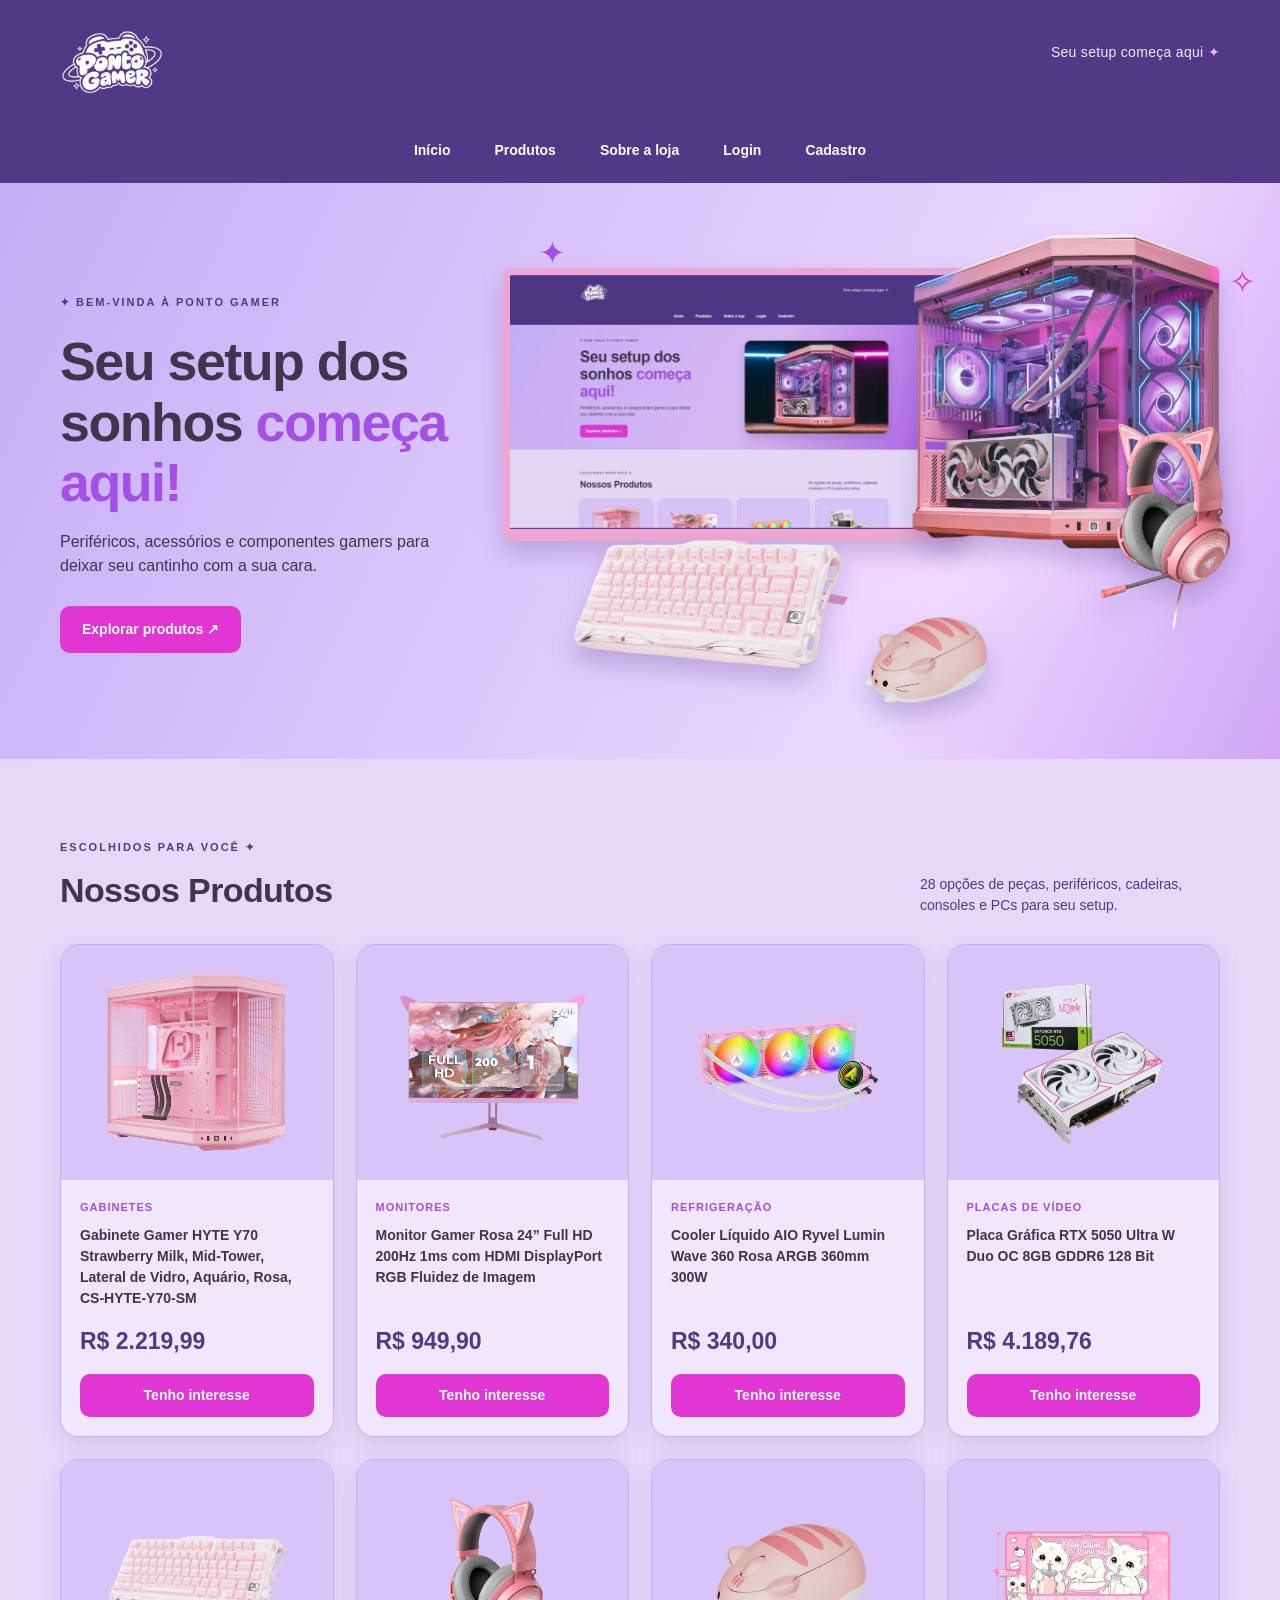
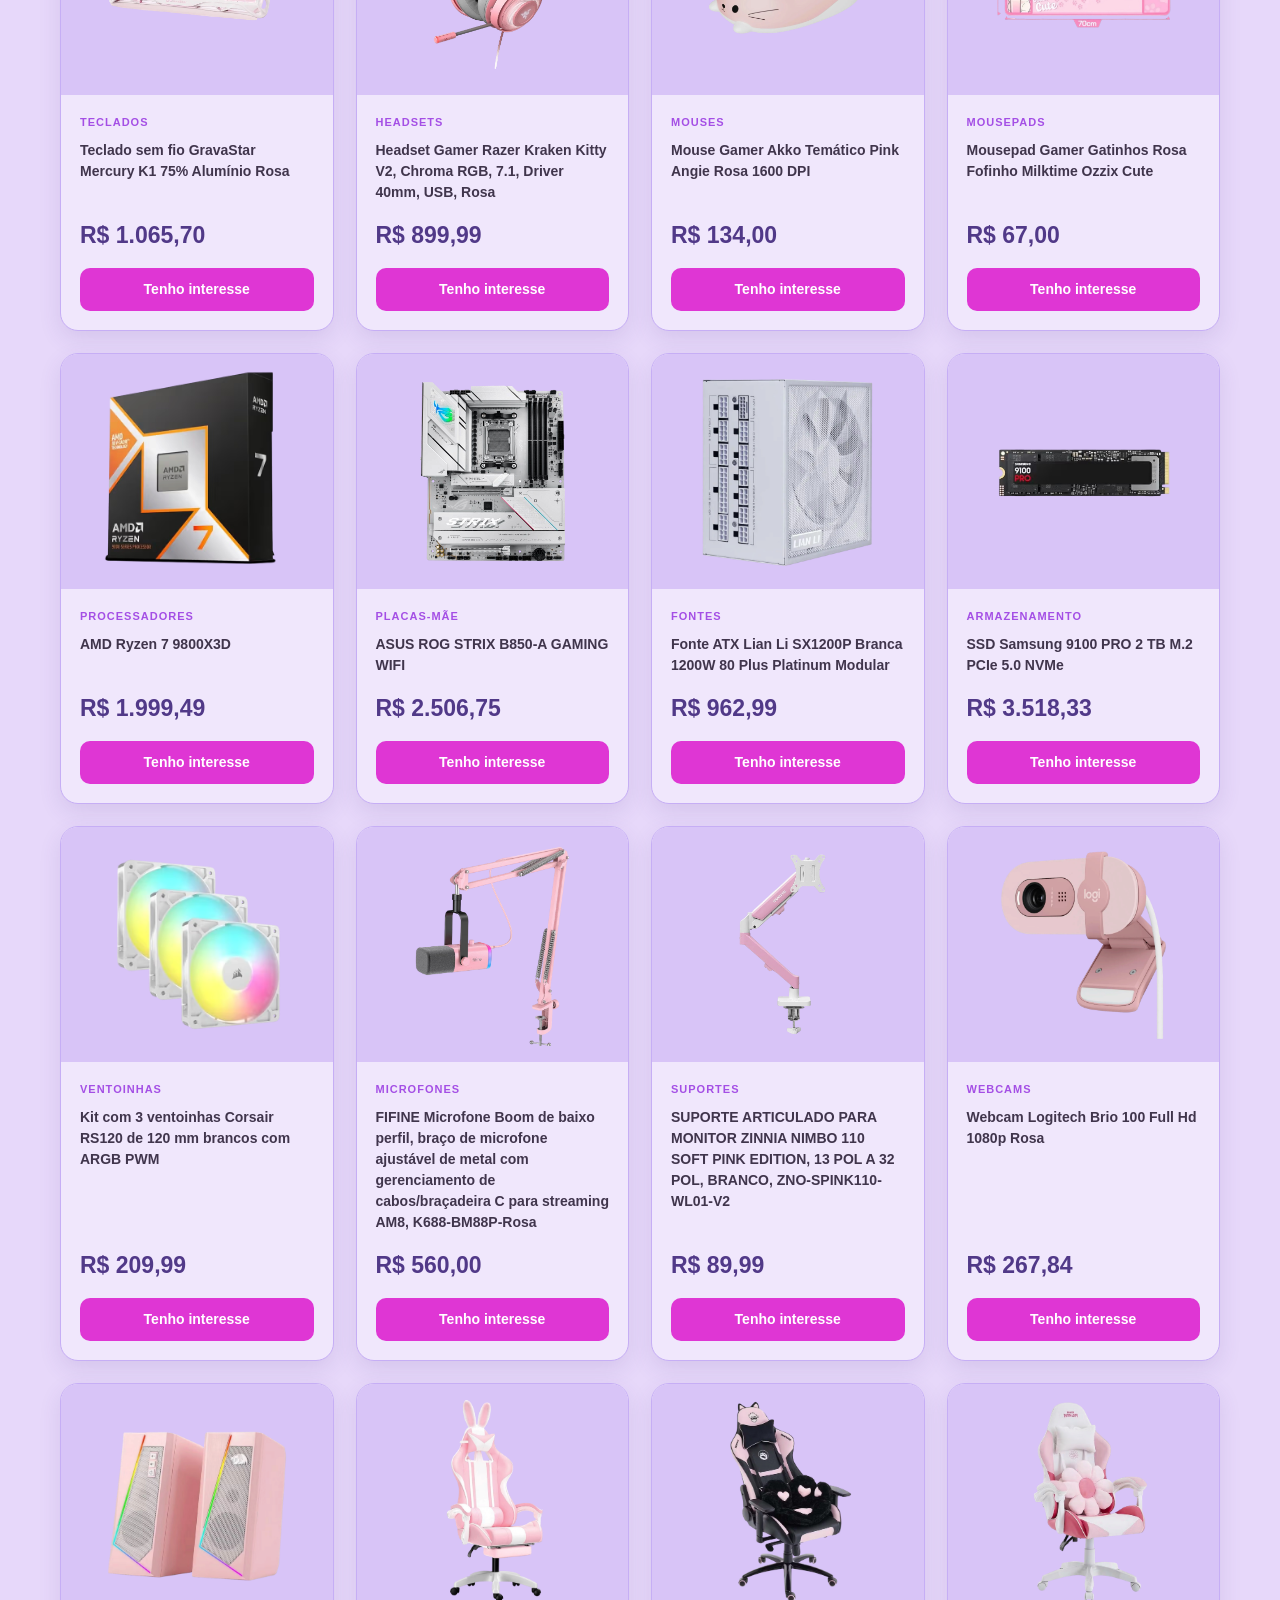
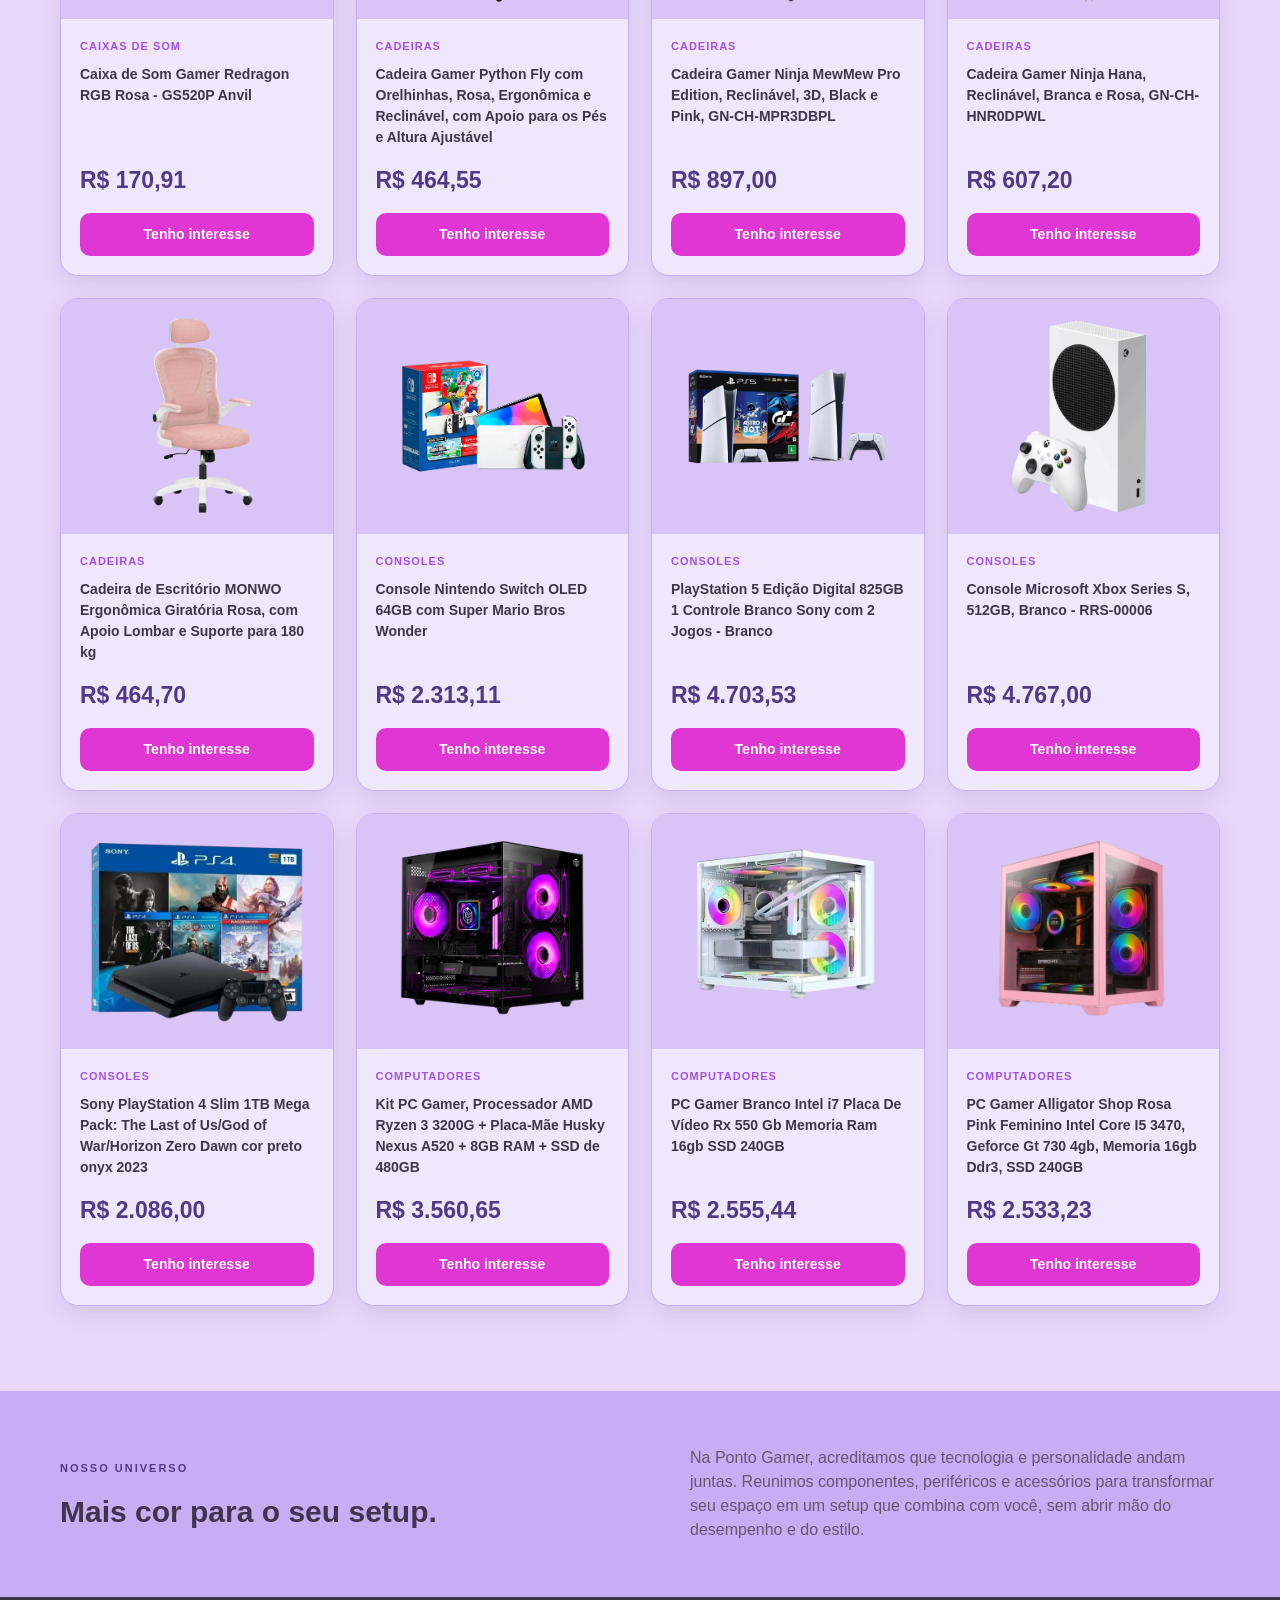
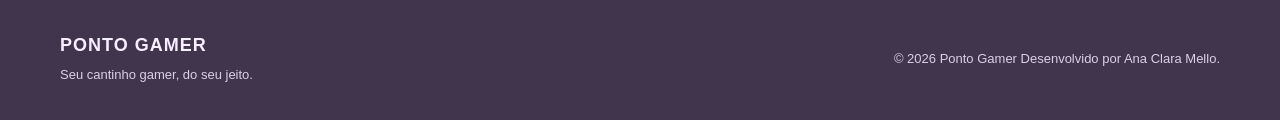
<file: Ponto_Gamer/Ponto_Gamer/Ponto_Gamer/index.html>
<!DOCTYPE html>
<html lang="pt-br">
<head>
    <meta charset="UTF-8">
    <meta name="viewport" content="width=device-width, initial-scale=1.0">
    <title> Ponto Gamer | Seu setup dos sonhos </title>
        <link href="style.css" rel="stylesheet"/>
    </head>
    <body>
        <header class="cabecalho">
            <div class="container topo">
                <a aria-label="Ponto Gamer, página inicial" class="marca" href="index.html">
                    <img alt="Logotipo original Ponto Gamer" src="imgs/logotipo.png"/>
                </a>
                <p>
                    Seu setup começa aqui
                    <span aria-hidden="true">
                        ✦
                    </span>
                </p>
            </div>
        </header>
        <nav class="navegacao">
            <div class="container menu">
                <a href="index.html">
                    Início
                </a>
                <a href="index.html#produtos">
                    Produtos
                </a>
                <a href="index.html#sobre">
                    Sobre a loja
                </a>
                <a href="acesso.html#login">
                    Login
                </a>
                <a href="acesso.html#cadastro">
                    Cadastro
                </a>
            </div>
        </nav>
        <main>
            <section class="destaque">
                <div class="container destaque-conteudo">
                    <div class="destaque-texto">
                        <span class="etiqueta">
                            ✦ BEM-VINDA À PONTO GAMER
                        </span>
                        <h1>
                            Seu setup dos sonhos
                            <em>
                                começa aqui!
                            </em>
                        </h1>
                        <p>
                            Periféricos, acessórios e componentes gamers para deixar seu cantinho com a sua cara.
                        </p>
                        <a class="botao" href="#produtos">
                            Explorar produtos
                            <span aria-hidden="true">
                                ↗
                            </span>
                        </a>
                    </div>
                    <div class="destaque-imagem">
                        <div class="setup-cena">
                            <span class="brilho brilho-um" aria-hidden="true">✦</span>
                            <span class="brilho brilho-dois" aria-hidden="true">✧</span>
                            <div class="monitor-setup">
                                <div class="tela-monitor">
                                    <video autoplay muted loop playsinline poster="imgs/video-capa.png" aria-label="Apresentação do catálogo Ponto Gamer">
                                        <source src="videos/ponto-gamer.mp4" type="video/mp4"/>
                                    </video>
                                </div>
                                <div class="base-monitor"></div>
                            </div>
                            <img class="pc-setup" src="imgs/setup.png" alt="Computador gamer rosa montado com iluminação RGB"/>
                            <img class="teclado-setup" src="imgs/teclado.png" alt="Teclado rosa"/>
                            <img class="mouse-setup" src="imgs/mouse.png" alt="Mouse rosa"/>
                            <img class="headset-setup" src="imgs/headset.png" alt="Headset rosa"/>
                        </div>
                    </div>
                </div>
            </section>
            <section class="secao-produtos container" id="produtos">
                <div class="titulo-secao">
                    <div>
                        <span class="etiqueta">
                            ESCOLHIDOS PARA VOCÊ ✦
                        </span>
                        <h2>
                            Nossos Produtos
                        </h2>
                    </div>
                    <p>
                        28 opções de peças, periféricos, cadeiras, consoles e PCs para seu setup.
                    </p>
                </div>
                <div class="produtos">
                    <article class="card">
                        <div class="foto-produto">
                            <img alt="Gabinete Gamer HYTE Y70 Strawberry Milk, Mid-Tower, Lateral de Vidro, Aquário, Rosa, CS-HYTE-Y70-SM" loading="lazy" src="imgs/gabinete.png"/>
                        </div>
                        <div class="card-conteudo">
                            <span class="categoria">
                                Gabinetes
                            </span>
                            <h3>
                                Gabinete Gamer HYTE Y70 Strawberry Milk, Mid-Tower, Lateral de Vidro, Aquário, Rosa, CS-HYTE-Y70-SM
                            </h3>
                            <p class="preco">
                                R$ 2.219,99
                            </p>
                            <a aria-label="Tenho interesse em Gabinete Gamer HYTE Y70 Strawberry Milk, Mid-Tower, Lateral de Vidro, Aquário, Rosa, CS-HYTE-Y70-SM" class="botao-card" href="acesso.html#login">
                                Tenho interesse
                            </a>
                        </div>
                    </article>
                    <article class="card">
                        <div class="foto-produto">
                            <img alt="Monitor Gamer Rosa 24” Full HD 200Hz 1ms com HDMI DisplayPort RGB Fluidez de Imagem" loading="lazy" src="imgs/monitor.png"/>
                        </div>
                        <div class="card-conteudo">
                            <span class="categoria">
                                Monitores
                            </span>
                            <h3>
                                Monitor Gamer Rosa 24” Full HD 200Hz 1ms com HDMI DisplayPort RGB Fluidez de Imagem
                            </h3>
                            <p class="preco">
                                R$ 949,90
                            </p>
                            <a aria-label="Tenho interesse em Monitor Gamer Rosa 24” Full HD 200Hz 1ms com HDMI DisplayPort RGB Fluidez de Imagem" class="botao-card" href="acesso.html#login">
                                Tenho interesse
                            </a>
                        </div>
                    </article>
                    <article class="card">
                        <div class="foto-produto">
                            <img alt="Cooler Líquido AIO Ryvel Lumin Wave 360 Rosa ARGB 360mm 300W" loading="lazy" src="imgs/cooler.png"/>
                        </div>
                        <div class="card-conteudo">
                            <span class="categoria">
                                Refrigeração
                            </span>
                            <h3>
                                Cooler Líquido AIO Ryvel Lumin Wave 360 Rosa ARGB 360mm 300W
                            </h3>
                            <p class="preco">
                                R$ 340,00
                            </p>
                            <a aria-label="Tenho interesse em Cooler Líquido AIO Ryvel Lumin Wave 360 Rosa ARGB 360mm 300W" class="botao-card" href="acesso.html#login">
                                Tenho interesse
                            </a>
                        </div>
                    </article>
                    <article class="card">
                        <div class="foto-produto">
                            <img alt="Placa Gráfica RTX 5050 Ultra W Duo OC 8GB GDDR6 128 Bit" loading="lazy" src="imgs/placa-video.png"/>
                        </div>
                        <div class="card-conteudo">
                            <span class="categoria">
                                Placas de vídeo
                            </span>
                            <h3>
                                Placa Gráfica RTX 5050 Ultra W Duo OC 8GB GDDR6 128 Bit
                            </h3>
                            <p class="preco">
                                R$ 4.189,76
                            </p>
                            <a aria-label="Tenho interesse em Placa Gráfica RTX 5050 Ultra W Duo OC 8GB GDDR6 128 Bit" class="botao-card" href="acesso.html#login">
                                Tenho interesse
                            </a>
                        </div>
                    </article>
                    <article class="card">
                        <div class="foto-produto">
                            <img alt="Teclado sem fio GravaStar Mercury K1 75% Alumínio Rosa" loading="lazy" src="imgs/teclado.png"/>
                        </div>
                        <div class="card-conteudo">
                            <span class="categoria">
                                Teclados
                            </span>
                            <h3>
                                Teclado sem fio GravaStar Mercury K1 75% Alumínio Rosa
                            </h3>
                            <p class="preco">
                                R$ 1.065,70
                            </p>
                            <a aria-label="Tenho interesse em Teclado sem fio GravaStar Mercury K1 75% Alumínio Rosa" class="botao-card" href="acesso.html#login">
                                Tenho interesse
                            </a>
                        </div>
                    </article>
                    <article class="card">
                        <div class="foto-produto">
                            <img alt="Headset Gamer Razer Kraken Kitty V2, Chroma RGB, 7.1, Driver 40mm, USB, Rosa" loading="lazy" src="imgs/headset.png"/>
                        </div>
                        <div class="card-conteudo">
                            <span class="categoria">
                                Headsets
                            </span>
                            <h3>
                                Headset Gamer Razer Kraken Kitty V2, Chroma RGB, 7.1, Driver 40mm, USB, Rosa
                            </h3>
                            <p class="preco">
                                R$ 899,99
                            </p>
                            <a aria-label="Tenho interesse em Headset Gamer Razer Kraken Kitty V2, Chroma RGB, 7.1, Driver 40mm, USB, Rosa" class="botao-card" href="acesso.html#login">
                                Tenho interesse
                            </a>
                        </div>
                    </article>
                    <article class="card">
                        <div class="foto-produto">
                            <img alt="Mouse Gamer Akko Temático Pink Angie Rosa 1600 DPI" loading="lazy" src="imgs/mouse.png"/>
                        </div>
                        <div class="card-conteudo">
                            <span class="categoria">
                                Mouses
                            </span>
                            <h3>
                                Mouse Gamer Akko Temático Pink Angie Rosa 1600 DPI
                            </h3>
                            <p class="preco">
                                R$ 134,00
                            </p>
                            <a aria-label="Tenho interesse em Mouse Gamer Akko Temático Pink Angie Rosa 1600 DPI" class="botao-card" href="acesso.html#login">
                                Tenho interesse
                            </a>
                        </div>
                    </article>
                    <article class="card">
                        <div class="foto-produto">
                            <img alt="Mousepad Gamer Gatinhos Rosa Fofinho Milktime Ozzix Cute" loading="lazy" src="imgs/mousepad.png"/>
                        </div>
                        <div class="card-conteudo">
                            <span class="categoria">
                                Mousepads
                            </span>
                            <h3>
                                Mousepad Gamer Gatinhos Rosa Fofinho Milktime Ozzix Cute
                            </h3>
                            <p class="preco">
                                R$ 67,00
                            </p>
                            <a aria-label="Tenho interesse em Mousepad Gamer Gatinhos Rosa Fofinho Milktime Ozzix Cute" class="botao-card" href="acesso.html#login">
                                Tenho interesse
                            </a>
                        </div>
                    </article>
                    <article class="card">
                        <div class="foto-produto">
                            <img alt="AMD Ryzen 7 9800X3D" loading="lazy" src="imgs/processador.png"/>
                        </div>
                        <div class="card-conteudo">
                            <span class="categoria">
                                Processadores
                            </span>
                            <h3>
                                AMD Ryzen 7 9800X3D
                            </h3>
                            <p class="preco">
                                R$ 1.999,49
                            </p>
                            <a aria-label="Tenho interesse em AMD Ryzen 7 9800X3D" class="botao-card" href="acesso.html#login">
                                Tenho interesse
                            </a>
                        </div>
                    </article>
                    <article class="card">
                        <div class="foto-produto">
                            <img alt="ASUS ROG STRIX B850-A GAMING WIFI" loading="lazy" src="imgs/placa-mae.png"/>
                        </div>
                        <div class="card-conteudo">
                            <span class="categoria">
                                Placas-mãe
                            </span>
                            <h3>
                                ASUS ROG STRIX B850-A GAMING WIFI
                            </h3>
                            <p class="preco">
                                R$ 2.506,75
                            </p>
                            <a aria-label="Tenho interesse em ASUS ROG STRIX B850-A GAMING WIFI" class="botao-card" href="acesso.html#login">
                                Tenho interesse
                            </a>
                        </div>
                    </article>
                    <article class="card">
                        <div class="foto-produto">
                            <img alt="Fonte ATX Lian Li SX1200P Branca 1200W 80 Plus Platinum Modular" loading="lazy" src="imgs/fonte.png"/>
                        </div>
                        <div class="card-conteudo">
                            <span class="categoria">
                                Fontes
                            </span>
                            <h3>
                                Fonte ATX Lian Li SX1200P Branca 1200W 80 Plus Platinum Modular
                            </h3>
                            <p class="preco">
                                R$ 962,99
                            </p>
                            <a aria-label="Tenho interesse em Fonte ATX Lian Li SX1200P Branca 1200W 80 Plus Platinum Modular" class="botao-card" href="acesso.html#login">
                                Tenho interesse
                            </a>
                        </div>
                    </article>
                    <article class="card">
                        <div class="foto-produto">
                            <img alt="SSD Samsung 9100 PRO 2 TB M.2 PCIe 5.0 NVMe" loading="lazy" src="imgs/ssd.png"/>
                        </div>
                        <div class="card-conteudo">
                            <span class="categoria">
                                Armazenamento
                            </span>
                            <h3>
                                SSD Samsung 9100 PRO 2 TB M.2 PCIe 5.0 NVMe
                            </h3>
                            <p class="preco">
                                R$ 3.518,33
                            </p>
                            <a aria-label="Tenho interesse em SSD Samsung 9100 PRO 2 TB M.2 PCIe 5.0 NVMe" class="botao-card" href="acesso.html#login">
                                Tenho interesse
                            </a>
                        </div>
                    </article>
                    <article class="card">
                        <div class="foto-produto">
                            <img alt="Kit com 3 ventoinhas Corsair RS120 de 120 mm brancos com ARGB PWM" loading="lazy" src="imgs/ventoinhas.png"/>
                        </div>
                        <div class="card-conteudo">
                            <span class="categoria">
                                Ventoinhas
                            </span>
                            <h3>
                                Kit com 3 ventoinhas Corsair RS120 de 120 mm brancos com ARGB PWM
                            </h3>
                            <p class="preco">
                                R$ 209,99
                            </p>
                            <a aria-label="Tenho interesse em Kit com 3 ventoinhas Corsair RS120 de 120 mm brancos com ARGB PWM" class="botao-card" href="acesso.html#login">
                                Tenho interesse
                            </a>
                        </div>
                    </article>
                    <article class="card">
                        <div class="foto-produto">
                            <img alt="FIFINE Microfone Boom de baixo perfil, braço de microfone ajustável de metal com gerenciamento de cabos/braçadeira C para streaming AM8, K688-BM88P-Rosa" loading="lazy" src="imgs/microfone.png"/>
                        </div>
                        <div class="card-conteudo">
                            <span class="categoria">
                                Microfones
                            </span>
                            <h3>
                                FIFINE Microfone Boom de baixo perfil, braço de microfone ajustável de metal com gerenciamento de cabos/braçadeira C para streaming AM8, K688-BM88P-Rosa
                            </h3>
                            <p class="preco">
                                R$ 560,00
                            </p>
                            <a aria-label="Tenho interesse em FIFINE Microfone Boom de baixo perfil, braço de microfone ajustável de metal com gerenciamento de cabos/braçadeira C para streaming AM8, K688-BM88P-Rosa" class="botao-card" href="acesso.html#login">
                                Tenho interesse
                            </a>
                        </div>
                    </article>
                    <article class="card">
                        <div class="foto-produto">
                            <img alt="SUPORTE ARTICULADO PARA MONITOR ZINNIA NIMBO 110 SOFT PINK EDITION, 13 POL A 32 POL, BRANCO, ZNO-SPINK110-WL01-V2" loading="lazy" src="imgs/suporte-monitor.png"/>
                        </div>
                        <div class="card-conteudo">
                            <span class="categoria">
                                Suportes
                            </span>
                            <h3>
                                SUPORTE ARTICULADO PARA MONITOR ZINNIA NIMBO 110 SOFT PINK EDITION, 13 POL A 32 POL, BRANCO, ZNO-SPINK110-WL01-V2
                            </h3>
                            <p class="preco">
                                R$ 89,99
                            </p>
                            <a aria-label="Tenho interesse em SUPORTE ARTICULADO PARA MONITOR ZINNIA NIMBO 110 SOFT PINK EDITION, 13 POL A 32 POL, BRANCO, ZNO-SPINK110-WL01-V2" class="botao-card" href="acesso.html#login">
                                Tenho interesse
                            </a>
                        </div>
                    </article>
                    <article class="card">
                        <div class="foto-produto">
                            <img alt="Webcam Logitech Brio 100 Full Hd 1080p Rosa" loading="lazy" src="imgs/webcam.png"/>
                        </div>
                        <div class="card-conteudo">
                            <span class="categoria">
                                Webcams
                            </span>
                            <h3>
                                Webcam Logitech Brio 100 Full Hd 1080p Rosa
                            </h3>
                            <p class="preco">
                                R$ 267,84
                            </p>
                            <a aria-label="Tenho interesse em Webcam Logitech Brio 100 Full Hd 1080p Rosa" class="botao-card" href="acesso.html#login">
                                Tenho interesse
                            </a>
                        </div>
                    </article>
                    <article class="card">
                        <div class="foto-produto">
                            <img alt="Caixa de Som Gamer Redragon RGB Rosa - GS520P Anvil" loading="lazy" src="imgs/caixa-som.png"/>
                        </div>
                        <div class="card-conteudo">
                            <span class="categoria">
                                Caixas de Som
                            </span>
                            <h3>
                                Caixa de Som Gamer Redragon RGB Rosa - GS520P Anvil
                            </h3>
                            <p class="preco">
                                R$ 170,91
                            </p>
                            <a aria-label="Tenho interesse em Caixa de Som Gamer Redragon RGB Rosa - GS520P Anvil" class="botao-card" href="acesso.html#login">
                                Tenho interesse
                            </a>
                        </div>
                    </article>
                    <article class="card">
                        <div class="foto-produto">
                            <img alt="Cadeira Gamer Python Fly com Orelhinhas, Rosa, Ergonômica e Reclinável, com Apoio para os Pés e Altura Ajustável" loading="lazy" src="imgs/cadeira-python-fly.png"/>
                        </div>
                        <div class="card-conteudo">
                            <span class="categoria">
                                Cadeiras
                            </span>
                            <h3>
                                Cadeira Gamer Python Fly com Orelhinhas, Rosa, Ergonômica e Reclinável, com Apoio para os Pés e Altura Ajustável
                            </h3>
                            <p class="preco">
                                R$ 464,55
                            </p>
                            <a aria-label="Tenho interesse em Cadeira Gamer Python Fly com Orelhinhas, Rosa, Ergonômica e Reclinável, com Apoio para os Pés e Altura Ajustável" class="botao-card" href="acesso.html#login">
                                Tenho interesse
                            </a>
                        </div>
                    </article>
                    <article class="card">
                        <div class="foto-produto">
                            <img alt="Cadeira Gamer Ninja MewMew Pro Edition, Reclinável, 3D, Black e Pink, GN-CH-MPR3DBPL" loading="lazy" src="imgs/cadeira-mewmew.png"/>
                        </div>
                        <div class="card-conteudo">
                            <span class="categoria">
                                Cadeiras
                            </span>
                            <h3>
                                Cadeira Gamer Ninja MewMew Pro Edition, Reclinável, 3D, Black e Pink, GN-CH-MPR3DBPL
                            </h3>
                            <p class="preco">
                                R$ 897,00
                            </p>
                            <a aria-label="Tenho interesse em Cadeira Gamer Ninja MewMew Pro Edition, Reclinável, 3D, Black e Pink, GN-CH-MPR3DBPL" class="botao-card" href="acesso.html#login">
                                Tenho interesse
                            </a>
                        </div>
                    </article>
                    <article class="card">
                        <div class="foto-produto">
                            <img alt="Cadeira Gamer Ninja Hana, Reclinável, Branca e Rosa, GN-CH-HNR0DPWL" loading="lazy" src="imgs/cadeira-hana.png"/>
                        </div>
                        <div class="card-conteudo">
                            <span class="categoria">
                                Cadeiras
                            </span>
                            <h3>
                                Cadeira Gamer Ninja Hana, Reclinável, Branca e Rosa, GN-CH-HNR0DPWL
                            </h3>
                            <p class="preco">
                                R$ 607,20
                            </p>
                            <a aria-label="Tenho interesse em Cadeira Gamer Ninja Hana, Reclinável, Branca e Rosa, GN-CH-HNR0DPWL" class="botao-card" href="acesso.html#login">
                                Tenho interesse
                            </a>
                        </div>
                    </article>
                    <article class="card">
                        <div class="foto-produto">
                            <img alt="Cadeira de Escritório MONWO Ergonômica Giratória Rosa, com Apoio Lombar e Suporte para 180 kg" loading="lazy" src="imgs/cadeira-monwo.png"/>
                        </div>
                        <div class="card-conteudo">
                            <span class="categoria">
                                Cadeiras
                            </span>
                            <h3>
                                Cadeira de Escritório MONWO Ergonômica Giratória Rosa, com Apoio Lombar e Suporte para 180 kg
                            </h3>
                            <p class="preco">
                                R$ 464,70
                            </p>
                            <a aria-label="Tenho interesse em Cadeira de Escritório MONWO Ergonômica Giratória Rosa, com Apoio Lombar e Suporte para 180 kg" class="botao-card" href="acesso.html#login">
                                Tenho interesse
                            </a>
                        </div>
                    </article>
                    <article class="card">
                        <div class="foto-produto">
                            <img alt="Console Nintendo Switch OLED 64GB com Super Mario Bros Wonder" loading="lazy" src="imgs/nintendo-switch.png"/>
                        </div>
                        <div class="card-conteudo">
                            <span class="categoria">
                                Consoles
                            </span>
                            <h3>
                                Console Nintendo Switch OLED 64GB com Super Mario Bros Wonder
                            </h3>
                            <p class="preco">
                                R$ 2.313,11
                            </p>
                            <a aria-label="Tenho interesse em Console Nintendo Switch OLED 64GB com Super Mario Bros Wonder" class="botao-card" href="acesso.html#login">
                                Tenho interesse
                            </a>
                        </div>
                    </article>
                    <article class="card">
                        <div class="foto-produto">
                            <img alt="PlayStation 5 Edição Digital 825GB 1 Controle Branco Sony com 2 Jogos - Branco" loading="lazy" src="imgs/playstation-5.png"/>
                        </div>
                        <div class="card-conteudo">
                            <span class="categoria">
                                Consoles
                            </span>
                            <h3>
                                PlayStation 5 Edição Digital 825GB 1 Controle Branco Sony com 2 Jogos - Branco
                            </h3>
                            <p class="preco">
                                R$ 4.703,53
                            </p>
                            <a aria-label="Tenho interesse em PlayStation 5 Edição Digital 825GB 1 Controle Branco Sony com 2 Jogos - Branco" class="botao-card" href="acesso.html#login">
                                Tenho interesse
                            </a>
                        </div>
                    </article>
                    <article class="card">
                        <div class="foto-produto">
                            <img alt="Console Microsoft Xbox Series S, 512GB, Branco - RRS-00006" loading="lazy" src="imgs/xbox-series-s.png"/>
                        </div>
                        <div class="card-conteudo">
                            <span class="categoria">
                                Consoles
                            </span>
                            <h3>
                                Console Microsoft Xbox Series S, 512GB, Branco - RRS-00006
                            </h3>
                            <p class="preco">
                                R$ 4.767,00
                            </p>
                            <a aria-label="Tenho interesse em Console Microsoft Xbox Series S, 512GB, Branco - RRS-00006" class="botao-card" href="acesso.html#login">
                                Tenho interesse
                            </a>
                        </div>
                    </article>
                    <article class="card">
                        <div class="foto-produto">
                            <img alt="Sony PlayStation 4 Slim 1TB Mega Pack: The Last of Us/God of War/Horizon Zero Dawn cor preto onyx 2023" loading="lazy" src="imgs/playstation-4.png"/>
                        </div>
                        <div class="card-conteudo">
                            <span class="categoria">
                                Consoles
                            </span>
                            <h3>
                                Sony PlayStation 4 Slim 1TB Mega Pack: The Last of Us/God of War/Horizon Zero Dawn cor preto onyx 2023
                            </h3>
                            <p class="preco">
                                R$ 2.086,00
                            </p>
                            <a aria-label="Tenho interesse em Sony PlayStation 4 Slim 1TB Mega Pack: The Last of Us/God of War/Horizon Zero Dawn cor preto onyx 2023" class="botao-card" href="acesso.html#login">
                                Tenho interesse
                            </a>
                        </div>
                    </article>
                    <article class="card">
                        <div class="foto-produto">
                            <img alt="Kit PC Gamer, Processador AMD Ryzen 3 3200G + Placa-Mãe Husky Nexus A520 + 8GB RAM + SSD de 480GB" loading="lazy" src="imgs/pc-kit.png"/>
                        </div>
                        <div class="card-conteudo">
                            <span class="categoria">
                                Computadores
                            </span>
                            <h3>
                                Kit PC Gamer, Processador AMD Ryzen 3 3200G + Placa-Mãe Husky Nexus A520 + 8GB RAM + SSD de 480GB
                            </h3>
                            <p class="preco">
                                R$ 3.560,65
                            </p>
                            <a aria-label="Tenho interesse em Kit PC Gamer, Processador AMD Ryzen 3 3200G + Placa-Mãe Husky Nexus A520 + 8GB RAM + SSD de 480GB" class="botao-card" href="acesso.html#login">
                                Tenho interesse
                            </a>
                        </div>
                    </article>
                    <article class="card">
                        <div class="foto-produto">
                            <img alt="PC Gamer Branco Intel i7 Placa De Vídeo Rx 550 Gb Memoria Ram 16gb SSD 240GB" loading="lazy" src="imgs/pc-branco.png"/>
                        </div>
                        <div class="card-conteudo">
                            <span class="categoria">
                                Computadores
                            </span>
                            <h3>
                                PC Gamer Branco Intel i7 Placa De Vídeo Rx 550 Gb Memoria Ram 16gb SSD 240GB
                            </h3>
                            <p class="preco">
                                R$ 2.555,44
                            </p>
                            <a aria-label="Tenho interesse em PC Gamer Branco Intel i7 Placa De Vídeo Rx 550 Gb Memoria Ram 16gb SSD 240GB" class="botao-card" href="acesso.html#login">
                                Tenho interesse
                            </a>
                        </div>
                    </article>
                    <article class="card">
                        <div class="foto-produto">
                            <img alt="PC Gamer Alligator Shop Rosa Pink Feminino Intel Core I5 3470, Geforce Gt 730 4gb, Memoria 16gb Ddr3, SSD 240GB" loading="lazy" src="imgs/pc-rosa.png"/>
                        </div>
                        <div class="card-conteudo">
                            <span class="categoria">
                                Computadores
                            </span>
                            <h3>
                                PC Gamer Alligator Shop Rosa Pink Feminino Intel Core I5 3470, Geforce Gt 730 4gb, Memoria 16gb Ddr3, SSD 240GB
                            </h3>
                            <p class="preco">
                                R$ 2.533,23
                            </p>
                            <a aria-label="Tenho interesse em PC Gamer Alligator Shop Rosa Pink Feminino Intel Core I5 3470, Geforce Gt 730 4gb, Memoria 16gb Ddr3, SSD 240GB" class="botao-card" href="acesso.html#login">
                                Tenho interesse
                            </a>
                        </div>
                    </article>
                </div>
            </section>
            <section class="sobre" id="sobre">
                <div class="container sobre-conteudo">
                    <div>
                        <span class="etiqueta">
                            NOSSO UNIVERSO
                        </span>
                        <h2>
                            Mais cor para o seu setup.
                        </h2>
                    </div>
                    <p>
                        Na Ponto Gamer, acreditamos que tecnologia e personalidade andam juntas. Reunimos componentes, periféricos e acessórios para transformar seu espaço em um setup que combina com você, sem abrir mão do desempenho e do estilo.
                    </p>
                </div>
            </section>
        </main>
        <footer class="rodape">
            <div class="container rodape-conteudo">
                <div>
                    <h2>
                        PONTO GAMER
                    </h2>
                    <p>
                        Seu cantinho gamer, do seu jeito.
                    </p>
                </div>
                <p>
                    © 2026 Ponto Gamer Desenvolvido por Ana Clara Mello.
                </p>
            </div>
        </footer>
    </body>
</html>
</file>
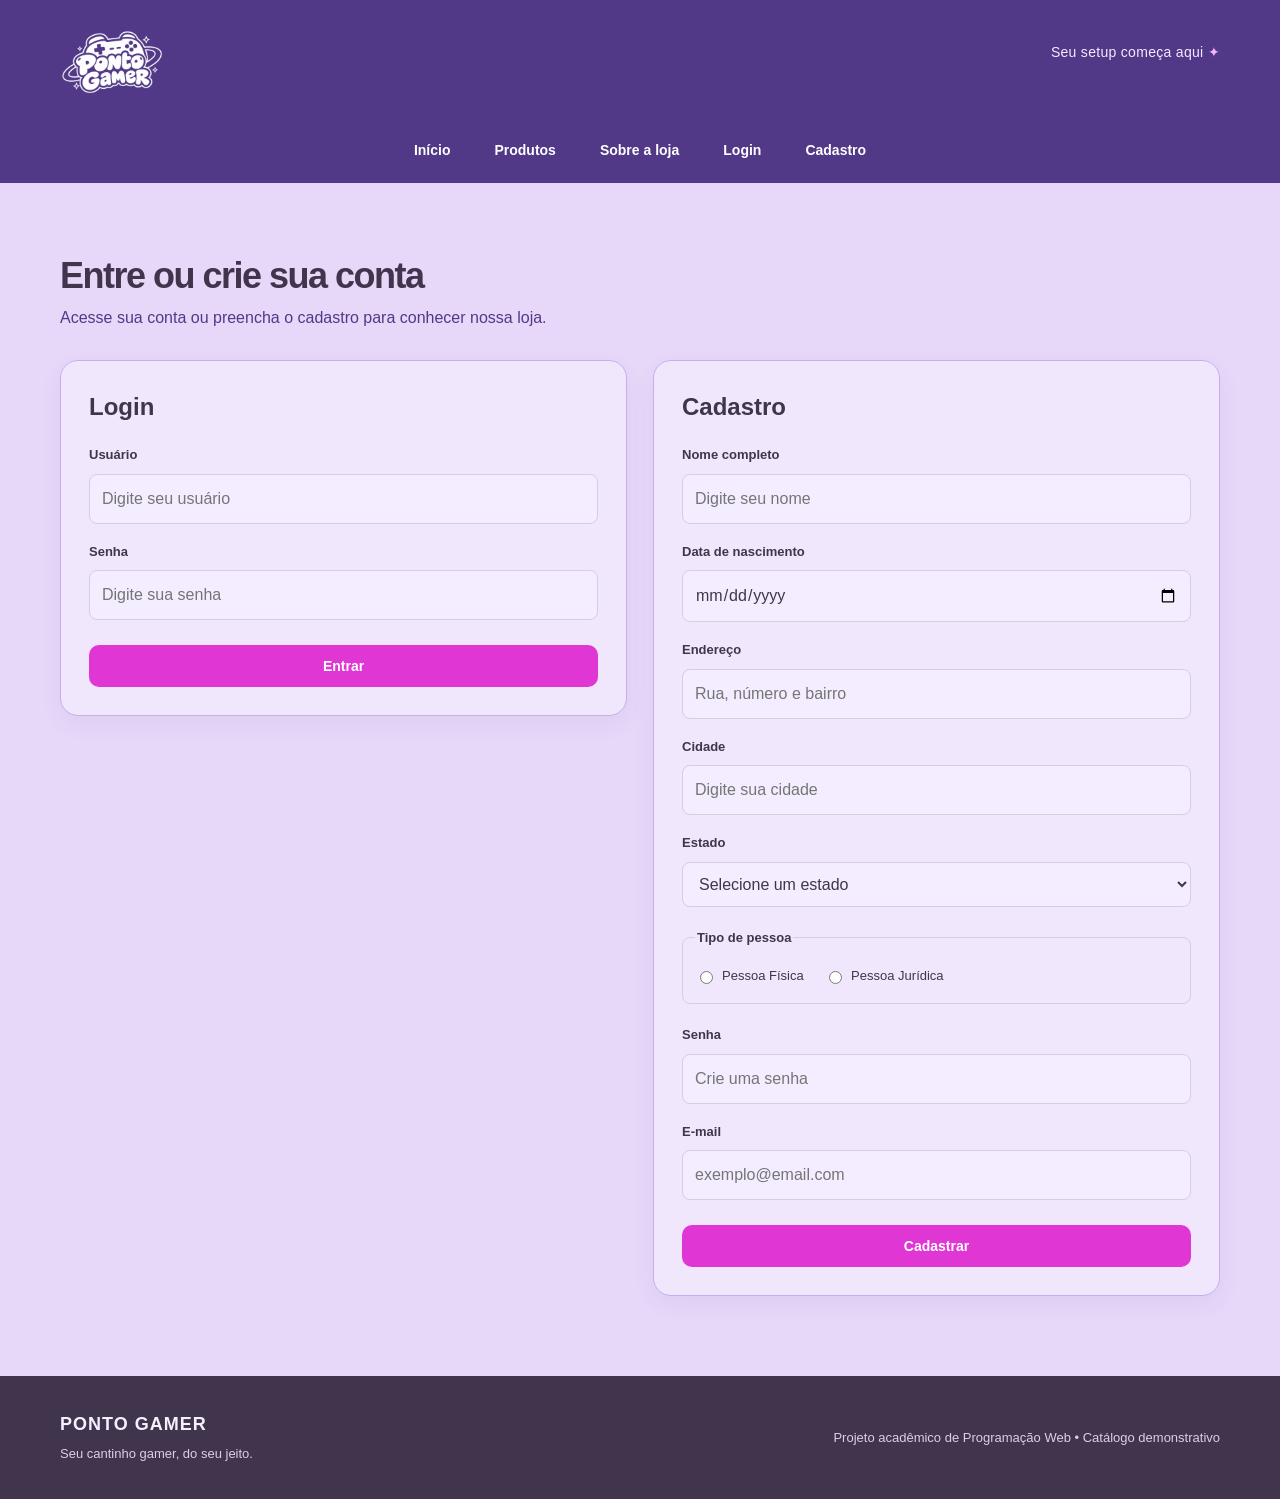
<file: Ponto_Gamer/Ponto_Gamer/Ponto_Gamer/acesso.html>
<!DOCTYPE html>
<html lang="pt-BR">
    <head>
        <meta charset="utf-8"/>
        <meta content="width=device-width, initial-scale=1.0" name="viewport"/>
        <title>
            Ponto Gamer | Login e Cadastro
        </title>
        <link href="style.css" rel="stylesheet"/>
    </head>
    <body>
        <header class="cabecalho">
            <div class="container topo">
                <a aria-label="Ponto Gamer, página inicial" class="marca" href="index.html">
                    <img alt="Logotipo original Ponto Gamer" src="imgs/logotipo.png"/>
                </a>
                <p>
                    Seu setup começa aqui
                    <span aria-hidden="true">
                        ✦
                    </span>
                </p>
            </div>
        </header>
        <nav class="navegacao">
            <div class="container menu">
                <a href="index.html">
                    Início
                </a>
                <a href="index.html#produtos">
                    Produtos
                </a>
                <a href="index.html#sobre">
                    Sobre a loja
                </a>
                <a href="acesso.html#login">
                    Login
                </a>
                <a href="acesso.html#cadastro">
                    Cadastro
                </a>
            </div>
        </nav>
        <main class="container acesso">
            <h1>
                Entre ou crie sua conta
            </h1>
            <p class="subtitulo">
                Acesse sua conta ou preencha o cadastro para conhecer nossa loja.
            </p>
            <div class="formularios">
                <section class="painel" id="login">
                    <h2>
                        Login
                    </h2>
                    <form action="#login" method="get">
                        <label for="usuario">
                            Usuário
                        </label>
                        <input id="usuario" name="usuario" placeholder="Digite seu usuário" required="" type="text"/>
                        <label for="senha-login">
                            Senha
                        </label>
                        <input id="senha-login" name="senha-login" placeholder="Digite sua senha" required="" type="password"/>
                        <button type="button">
                            Entrar
                        </button>
                    </form>
                </section>
                <section class="painel" id="cadastro">
                    <h2>
                        Cadastro
                    </h2>
                    <form action="#cadastro" method="get">
                        <label for="nome">
                            Nome completo
                        </label>
                        <input id="nome" name="nome" placeholder="Digite seu nome" required="" type="text"/>
                        <label for="nascimento">
                            Data de nascimento
                        </label>
                        <input id="nascimento" name="nascimento" required="" type="date"/>
                        <label for="endereco">
                            Endereço
                        </label>
                        <input id="endereco" name="endereco" placeholder="Rua, número e bairro" required="" type="text"/>
                        <label for="cidade">
                            Cidade
                        </label>
                        <input id="cidade" name="cidade" placeholder="Digite sua cidade" required="" type="text"/>
                        <label for="estado">
                            Estado
                        </label>
                        <select name="estado" id="estado" required>
                            <option value="">Selecione um estado</option>
                            <option value="AC">Acre</option>
                            <option value="AL">Alagoas</option>
                            <option value="AP">Amapá</option>
                            <option value="AM">Amazonas</option>
                            <option value="BA">Bahia</option>
                            <option value="CE">Ceará</option>
                            <option value="DF">Distrito Federal</option>
                            <option value="ES">Espírito Santo</option>
                            <option value="GO">Goiás</option>
                            <option value="MA">Maranhão</option>
                            <option value="MT">Mato Grosso</option>
                            <option value="MS">Mato Grosso do Sul</option>
                            <option value="MG">Minas Gerais</option>
                            <option value="PA">Pará</option>
                            <option value="PB">Paraíba</option>
                            <option value="PR">Paraná</option>
                            <option value="PE">Pernambuco</option>
                            <option value="PI">Piauí</option>
                            <option value="RJ">Rio de Janeiro</option>
                            <option value="RN">Rio Grande do Norte</option>
                            <option value="RS">Rio Grande do Sul</option>
                            <option value="RO">Rondônia</option>
                            <option value="RR">Roraima</option>
                            <option value="SC">Santa Catarina</option>
                            <option value="SP">São Paulo</option>
                            <option value="SE">Sergipe</option>
                            <option value="TO">Tocantins</option>
                        </select>
                        <fieldset>
                            <legend>
                                Tipo de pessoa
                            </legend>
                            <label class="radio">
                                <input name="tipo-pessoa" required="" type="radio" value="fisica"/>
                                Pessoa Física
                            </label>
                            <label class="radio">
                                <input name="tipo-pessoa" type="radio" value="juridica"/>
                                Pessoa Jurídica
                            </label>
                        </fieldset>
                        <label for="senha-cadastro">
                            Senha
                        </label>
                        <input id="senha-cadastro" name="senha-cadastro" placeholder="Crie uma senha" required="" type="password"/>
                        <label for="email">
                            E-mail
                        </label>
                        <input id="email" name="email" placeholder="exemplo@email.com" required="" type="email"/>
                        <button type="button">
                            Cadastrar
                        </button>
                    </form>
                </section>
            </div>
        </main>
        <footer class="rodape">
            <div class="container rodape-conteudo">
                <div>
                    <h2>
                        PONTO GAMER
                    </h2>
                    <p>
                        Seu cantinho gamer, do seu jeito.
                    </p>
                </div>
                <p>
                    Projeto acadêmico de Programação Web • Catálogo demonstrativo
                </p>
            </div>
        </footer>
    </body>
</html>
</file>
<file: Ponto_Gamer/Ponto_Gamer/Ponto_Gamer/style.css>
:root {
    --mauve: #C6AEF5;
    --rosa: #DF36D4;
    --lavanda: #A44FE5;
    --indigo: #513988;
    --uva: #40354C;
    --fundo: #E7D8FA;
    --texto: #40354C;
}

* {
    box-sizing: border-box;
}

html {
    scroll-behavior: smooth;
}

body {
    margin: 0;
    font-family: Arial, Helvetica, sans-serif;
    color: var(--texto);
    background: var(--fundo);
    line-height: 1.5;
}

a {
    text-decoration: none;
}

img {
    max-width: 100%;
}

.container {
    width: min(1160px, calc(100% - 40px));
    margin: auto;
}

.cabecalho {
    background: var(--indigo);
}

.topo {
    min-height: 118px;
    display: flex;
    align-items: center;
    justify-content: space-between;
    gap: 24px;
}

.marca {
    display: block;
    width: 260px;
    flex-shrink: 0;
}

.marca img {
    width: 100%;
    height: 105px;
    object-fit: contain;
    object-position: left center;
    display: block;
}

.topo p {
    color: #F6E9FF;
    font-size: 14px;
    letter-spacing: .3px;
}

.topo p span {
    color: #F6B4FF;
}

.navegacao {
    background: #513988;
}

.menu {
    display: flex;
    justify-content: center;
    gap: 12px;
    flex-wrap: wrap;
    padding: 14px 0;
}

.menu a {
    color: white;
    font-size: 14px;
    font-weight: bold;
    padding: 8px 16px;
    border-radius: 6px;
    transition: background-color .2s, color .2s;
}

.menu a:hover, .menu a:focus-visible {
    background-color: #C6AEF5;
    color: #513988;
}

.destaque {
    background: linear-gradient(115deg,#C6AEF5 0%,#D9B9F4 55%,#A44FE5 100%);
}

.destaque-conteudo {
    min-height: 440px;
    display: flex;
    align-items: center;
    justify-content: space-between;
    gap: 45px;
    padding-top: 46px;
    padding-bottom: 46px;
}

.destaque-texto {
    flex: 1;
    max-width: 550px;
}

.etiqueta {
    display: inline-block;
    color: var(--indigo);
    font-weight: bold;
    letter-spacing: 2px;
    font-size: 11px;
}

h1,h2,h3,p {
    margin-top: 0;
}

h1 {
    font-size: clamp(34px,4.2vw,58px);
    line-height: 1.12;
    letter-spacing: -1.5px;
    margin: 18px 0;
}

h1 em {
    font-style: normal;
    color: var(--lavanda);
}

.destaque-texto p {
    max-width: 430px;
    font-size: 16px;
    color: #40354C;
    margin-bottom: 28px;
}

.botao, .botao-card, .painel button {
    display: inline-block;
    border: 0;
    background: var(--rosa);
    color: white;
    border-radius: 10px;
    padding: 13px 22px;
    font-weight: bold;
    font-size: 14px;
    cursor: pointer;
    transition: transform .2s, background .2s;
}

.botao:hover, .botao-card:hover, .painel button:hover {
    background: var(--indigo);
    transform: translateY(-2px);
}

.destaque-imagem {
    flex: 1;
    min-width: 0;
    max-width: 540px;
    height: 350px;
    border-radius: 24px;
    overflow: hidden;
    box-shadow: 0 12px 30px rgba(64, 53, 76, .22);
}

.destaque-imagem img {
    width: 100%;
    height: 100%;
    object-fit: cover;
    display: block;
}

.secao-produtos {
    padding-top: 75px;
    padding-bottom: 85px;
}

.titulo-secao {
    display: flex;
    align-items: end;
    justify-content: space-between;
    gap: 24px;
    margin-bottom: 28px;
}

.titulo-secao h2 {
    font-size: 34px;
    margin: 7px 0 0;
    letter-spacing: -.6px;
}

.titulo-secao p {
    font-size: 14px;
    color: #513988;
    max-width: 300px;
    margin: 0;
}

.produtos {
    display: flex;
    flex-wrap: wrap;
    gap: 22px;
}

.card {
    flex: 0 0 calc((100% - 66px) / 4);
    min-width: 0;
    background: #F0E7FC;
    border: 1px solid #C6AEF5;
    border-radius: 18px;
    overflow: hidden;
    display: flex;
    flex-direction: column;
    box-shadow: 0 7px 25px rgba(64,53,76,.06);
    transition: transform .2s,box-shadow .2s;
}

.card:hover {
    transform: translateY(-4px);
    box-shadow: 0 12px 28px rgba(81,57,136,.13);
}

.foto-produto {
    height: 235px;
    padding: 16px;
    background: #D8C4F7;
    display: flex;
    align-items: center;
    justify-content: center;
}

.foto-produto img {
    width: 100%;
    height: 100%;
    object-fit: contain;
}

.card-conteudo {
    padding: 19px;
    display: flex;
    flex-direction: column;
    flex: 1;
}

.categoria {
    color: var(--lavanda);
    font-size: 11px;
    font-weight: bold;
    text-transform: uppercase;
    letter-spacing: 1px;
    margin-bottom: 9px;
}

.card h3 {
    font-size: 14px;
    line-height: 1.5;
    font-weight: bold;
    margin-bottom: 15px;
    flex: 1;
}

.preco {
    font-size: 23px;
    font-weight: 800;
    color: var(--indigo);
    margin-bottom: 16px;
}

.botao-card {
    text-align: center;
    background: var(--rosa);
    padding: 11px 12px;
}

/* 5. Sobre e rodapé */
.sobre {
    background: #C6AEF5;
    padding: 55px 0;
}

.sobre-conteudo {
    display: flex;
    align-items: center;
    justify-content: space-between;
    gap: 50px;
}

.sobre h2 {
    font-size: 30px;
    margin: 10px 0 0;
}

.sobre p {
    max-width: 530px;
    margin: 0;
    color: #66566F;
}

.rodape {
    background: var(--uva);
    color: #F6EFFF;
    padding: 35px 0;
}

.rodape-conteudo {
    display: flex;
    justify-content: space-between;
    align-items: center;
    gap: 20px;
}

.rodape h2 {
    font-size: 18px;
    letter-spacing: 1px;
    margin: 0 0 6px;
}

.rodape p {
    margin: 0;
    font-size: 13px;
    color: #DCCFE5;
}

.acesso {
    padding-top: 55px;
    padding-bottom: 80px;
}

.acesso > h1 {
    font-size: 36px;
    margin-bottom: 10px;
}

.subtitulo {
    color: #513988;
    margin-bottom: 30px;
}

.formularios {
    display: flex;
    gap: 26px;
    align-items: flex-start;
}

.painel {
    flex: 1;
    min-width: 0;
    background: #F0E7FC;
    border: 1px solid #C6AEF5;
    border-radius: 18px;
    padding: 28px;
    box-shadow: 0 8px 24px rgba(64,53,76,.06);
    scroll-margin-top: 20px;
}

.painel h2 {
    font-size: 24px;
    margin-bottom: 20px;
}

.painel form {
    display: flex;
    flex-direction: column;
    gap: 9px;
}

.painel label {
    font-weight: bold;
    font-size: 13px;
}

.painel input:not([type=radio]), .painel select {
    width: 100%;
    padding: 12px;
    border: 1px solid #D9CBE6;
    border-radius: 8px;
    background: #F4ECFF;
    font: inherit;
    margin-bottom: 9px;
    color: var(--texto);
}

.painel input:focus, .painel select:focus {
    outline: 2px solid var(--mauve);
}

.painel fieldset {
    border: 1px solid #D9CBE6;
    border-radius: 8px;
    padding: 12px;
    margin: 3px 0 12px;
}

.painel legend {
    font-weight: bold;
    font-size: 13px;
}

.painel .radio {
    display: inline-flex;
    align-items: center;
    gap: 6px;
    margin: 7px 16px 3px 0;
    font-weight: normal;
}

.painel button {
    margin-top: 7px;
}

.aviso {
    color: #513988;
    font-size: 12px;
    margin: 17px 0 0;
}

@media (max-width:980px) {
    .card {
        flex-basis: calc((100% - 22px) / 2);
    }

    .destaque-conteudo {
        gap: 24px;
    }

    .destaque-imagem {
        height: 290px;
    }

}

@media (max-width:650px) {
    .container {
        width: calc(100% - 30px);
    }

    .topo {
        min-height: 96px;
    }

    .marca {
        width: 190px;
    }

    .marca img {
        height: 85px;
    }

    .topo p {
        display: none;
    }

    .menu {
        gap: 15px;
        padding: 13px 0;
    }

    .menu a {
        font-size: 12px;
    }

    .destaque-conteudo {
        flex-direction: column;
        align-items: stretch;
        padding-top: 42px;
        padding-bottom: 38px;
    }

    .destaque-imagem {
        width: 100%;
        max-width: none;
        height: 270px;
    }

    .titulo-secao,.sobre-conteudo,.rodape-conteudo {
        flex-direction: column;
        align-items: flex-start;
        gap: 14px;
    }

    .secao-produtos {
        padding-top: 48px;
        padding-bottom: 55px;
    }

    .titulo-secao h2 {
        font-size: 29px;
    }

    .produtos {
        gap: 12px;
    }

    .card {
        flex-basis: calc((100% - 12px) / 2);
    }

    .foto-produto {
        height: 165px;
        padding: 9px;
    }

    .card-conteudo {
        padding: 12px;
    }

    .card h3 {
        font-size: 12px;
    }

    .preco {
        font-size: 18px;
    }

    .botao-card {
        font-size: 12px;
    }

    .formularios {
        flex-direction: column;
    }

    .painel {
        width: 100%;
    }

    .acesso > h1 {
        font-size: 30px;
    }

}

@media (max-width:370px) {
    .card {
        flex-basis: 100%;
    }

    .foto-produto {
        height: 230px;
    }

}

.secao-produtos {
    background: #E7D8FA;
}

.card {
    box-shadow: 0 8px 22px rgba(81,57,136,.12);
}

.card:hover {
    border-color: #A44FE5;
}

.destaque-texto h1 {
    color: #40354C;
}

.etiqueta {
    color: #513988;
}

.painel {
    background: #F0E7FC;
}

.painel input:not([type=radio]):focus, .painel select:focus {
    border-color: #A44FE5;
}

.botao:focus-visible, .botao-card:focus-visible, .menu a:focus-visible {
    outline: 3px solid #DF36D4;
    outline-offset: 3px;
}

.destaque {
    background: linear-gradient(115deg, #C6AEF5, #EBD8FF, #A44FE5, #C6AEF5);
    background-size: 220% 220%;
    animation: fundo-setup 16s ease infinite;
}
.destaque-imagem {
    flex: 1.8;
    max-width: 760px;
    height: auto;
    aspect-ratio: 1.48;
    overflow: visible;
    box-shadow: none;
}
.setup-cena {
    position: relative;
    width: 100%;
    height: 100%;
    isolation: isolate;
}
.setup-cena::before {
    content: "";
    position: absolute;
    inset: 12% 4% 8%;
    border-radius: 50%;
    background: radial-gradient(ellipse, #F7D8FF 0%, transparent 70%);
    z-index: -1;
}
.setup-cena img {
    position: absolute;
    height: auto;
    object-fit: contain;
    filter: drop-shadow(0 14px 12px #51398844);
}
.monitor-setup {
    position: absolute;
    left: 0;
    top: 8%;
    width: 65%;
    animation: flutuar-setup 6s ease-in-out infinite;
}
.tela-monitor {
    border: 7px solid #EAA8D2;
    border-bottom-width: 12px;
    border-radius: 9px;
    background: #40354C;
    overflow: hidden;
    box-shadow: 0 12px 25px #51398844;
}
.tela-monitor video {
    display: block;
    width: 100%;
    aspect-ratio: 16 / 9;
    object-fit: contain;
}
.base-monitor {
    position: relative;
    width: 48%;
    height: clamp(25px, 5vw, 65px);
    margin: auto;
    background: linear-gradient(90deg, #d28ab6, #f8cce4, #d28ab6);
    clip-path: polygon(45% 0, 55% 0, 55% 58%, 100% 88%, 98% 100%, 50% 73%, 2% 100%, 0 88%, 45% 58%);
}
.setup-cena .pc-setup { width: 43%; right: 0; top: 1%; animation: flutuar-setup 5s ease-in-out infinite; }
.setup-cena .teclado-setup { width: 43%; left: 7%; bottom: -9%; animation: flutuar-setup 7s ease-in-out infinite; }
.setup-cena .mouse-setup { width: 22%; left: 48%; bottom: -5%; animation: flutuar-setup 6s ease-in-out infinite reverse; }
.setup-cena .headset-setup { width: 34%; right: -10%; bottom: 15%; animation: flutuar-setup 5s ease-in-out infinite reverse; }
.brilho { position: absolute; color: #A44FE5; font-size: 32px; z-index: 4; pointer-events: none; animation: flutuar-setup 4s ease-in-out infinite; }
.brilho-um { left: 5%; top: 0; }
.brilho-dois { right: -5%; top: 6%; color: #DF36D4; }
@keyframes flutuar-setup { 0%, 100% { transform: translateY(0); } 50% { transform: translateY(-9px); } }
@keyframes fundo-setup { 0%, 100% { background-position: 0% 50%; } 50% { background-position: 100% 50%; } }
@media (max-width: 650px) {
    .destaque-imagem { flex: none; width: 100%; height: auto; max-width: 520px; margin: auto; }
    .tela-monitor { border-width: 4px; border-bottom-width: 7px; }
    .base-monitor { height: 25px; }
}
@media (prefers-reduced-motion: reduce) {
    .destaque, .setup-cena * { animation: none !important; }
}

@media (max-width: 980px) { .setup-cena .headset-setup { right: -2%; } }

@media (max-width: 650px) { .brilho { font-size: 24px; } .brilho-dois { right: 0; } }
</file>
